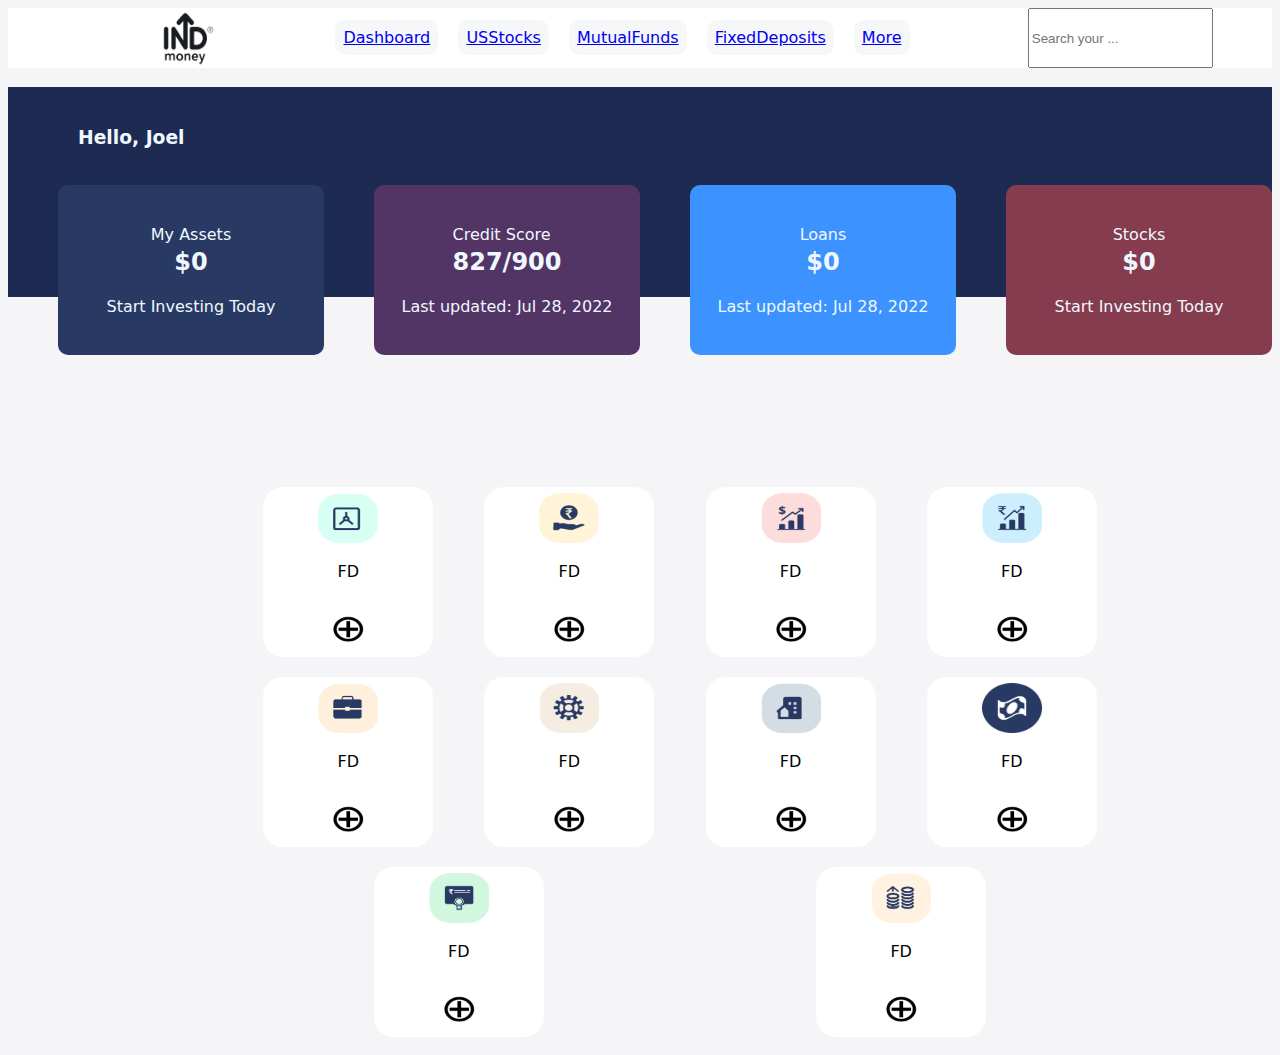
<file: index.html>
<!DOCTYPE html>
<html lang="en">
<head>
    <meta charset="UTF-8">
    <meta http-equiv="X-UA-Compatible" content="IE=edge">
    <meta name="viewport" content="width=device-width, initial-scale=1.0">
    <title>INDmoney</title>
    <link rel="stylesheet" href="Assets/CSS/style.css">
</head>
<body>
    <header>
        <img src="Assets/images/IND_logo_circle_r.png" alt="INDmoney Logo comes here" height="60px" width="60px">

        <nav>
            <a href="#">Dashboard</a>
            <a href="#">USStocks</a>
            <a href="#">MutualFunds</a>
            <a href="#">FixedDeposits</a>
            <a href="#">More</a>

        </nav>
        <input type="search" placeholder="Search your ...">
    </header>

        <div class="Box">
            <h3>Hello, Joel</h3><br>
            <div class="allbox">
                <div class="dark">
                    <div class="content">
                    <p>My Assets</p>
                    <p class="align">$0</p>
                </div>
                <br>
                    <p>Start Investing Today</p>
                </div>
                <div class="purple">
                    <div class="content">
                    <p>Credit Score</p>
                    <p class="align">827/900</p>
                </div>
                <br>
                    <p>Last updated: Jul 28, 2022</p>
                </div>
                <div class="sky">
                    <div class="content">
                    <p>Loans</p>
                    <p class="align">$0</p>
                </div>
                <br>
                    <p>Last updated: Jul 28, 2022</p>
                </div>
                <div class="brown">
                    <div class="content">
                    <p>Stocks</p>
                    <p class="align">$0</p>
                </div>
                <br>
                    <p>Start Investing Today</p>
                </div>

            </div>
        </div>
        <div class="Box2">
            <div class="small">
                <div class="smalls">
                    <img src="Assets/images/FD.png" alt="" height="45px">
                    <p>FD</p>
                    <img src="Assets/images/PLUS.png" alt="" height="30px">
                </div>
                <div class="smalls">
                    <img src="Assets/images/MF.png" alt="" height="45px">
                    <p>FD</p>
                    <img src="Assets/images/PLUS.png" alt="" height="30px">
                </div>
                <div class="smalls">
                    <img src="Assets/images/USstocks@2x.png" alt="" height="45px">
                    <p>FD</p>
                    <img src="Assets/images/PLUS.png" alt="" height="30px">
                </div>
                <div class="smalls">
                    <img src="Assets/images/IndianStocks@2x.png" alt="" height="45px">
                    <p>FD</p>
                    <img src="Assets/images/PLUS.png" alt="" height="30px">
                </div>
                <div class="smalls">
                    <img src="Assets/images/epf@2x.png" alt="" height="45px">
                    <p>FD</p>
                    <img src="Assets/images/PLUS.png" alt="" height="30px">
                </div>
                <div class="smalls">
                    <img src="Assets/images/ppf@2x.png" alt="" height="45px">
                    <p>FD</p>
                    <img src="Assets/images/PLUS.png" alt="" height="30px">
                </div>
                <div class="smalls">
                    <img src="Assets/images/realestate@2x.png" alt="" height="45px">
                    <p>FD</p>
                    <img src="Assets/images/PLUS.png" alt="" height="30px">
                </div>
                <div class="smalls">
                    <img src="Assets/images/NPSICON_PNG.png" alt="" height="45px">
                    <p>FD</p>
                    <img src="Assets/images/PLUS.png" alt="" height="30px">
                </div>
                <div class="smalls">
                    <img src="Assets/images/bonds@2x.png" alt="" height="45px">
                    <p>FD</p>
                    <img src="Assets/images/PLUS.png" alt="" height="30px">
                </div>
                <div class="smalls">
                    <img src="Assets/images/AIF@2x.png" alt="" height="45px">
                    <p>FD</p>
                    <img src="Assets/images/PLUS.png" alt="" height="30px">
                </div>
            </div>
    
        </div>
    
</body>
</html>
</file>
<file: Assets/CSS/style.css>
body{
    background-color: rgba(245,245,248,255);
    font-family: Avenir Next,Roboto,system-ui,-apple-system,BlinkMacSystemFont,Helvetica Neue,Noto Sans,sans-serif,Apple Color Emoji,Segoe UI Emoji,Segoe UI Symbol,Noto Color Emoji,Segoe UI,Oxygen,Ubuntu,Cantarell,Open Sans;
}
header{
    background-color: rgba(255,255,255,255);
    display: flex;
    justify-content:space-around;
    width: 100%;

}
header img{
    margin-left: 90px;
}
nav{
    margin-top: 20px;
    
    /* display: flex;
    flex-direction: row;
    align-items: center;
    justify-content: space-around; */
    word-spacing: 15px;
    
    
}
a{
    background-color: rgba(245,247,249,255);
    border-radius: 10px;
    padding: 8px;
    border: 2px;
}
.align{
    text-align: center; 
    font-weight: 600; 
    font-size: 24px; 
    position: relative; 
    bottom: 20px;
}
.Box {
    background-color: rgba(29,43,82,255);
    height: 210px;
    width: 100%;
}
h3 {
    color: aliceblue;
    margin-left: 70px;
    padding-top: 40px;

}
.dark {
    background-color: rgba(40,57,100,255);
    height: 140px;
    width: 260px;
    margin-left: 50px;
    padding: 15px;
    display: flex;
    flex-direction: column;
    justify-content:space-around;
    align-items: center;
    border-radius: 10px;
    
}
.purple {
    background-color: rgba(82,52,101,255);
    height: 140px;
    width: 260px;
    margin-left: 50px;
    padding: 15px;
    display: flex;
    flex-direction: column;
    justify-content:space-around;
    align-items: center;
    border-radius: 10px;
}
.sky {
    background-color: rgba(60,146,255,255);
    height: 140px;
    width: 260px;
    margin-left: 50px;
    padding: 15px;
    display: flex;
    flex-direction: column;
    justify-content:space-around;
    align-items: center;
    border-radius: 10px;
}
.brown {
    background-color: rgba(133,60,79,255);
    height: 140px;
    width: 260px;
    margin-left: 50px;
    padding: 15px;
    display: flex;
    flex-direction: column;
    justify-content:space-around;
    align-items: center;
    border-radius: 10px;
}
.content{
    height: 20px;
}
.boxs p{
    color:white ;
}
.allbox {
    display: flex;
    justify-content: space-evenly;
}
p {
    color: aliceblue;
}
.small p{
    color: black;
}
.small {
    width: 70%;
    height: 20%;
    display: flex;
    justify-content: space-between;
    justify-content: space-around;
    flex-wrap: wrap;
    margin-top: 180px;
    margin-left: 80px;


}
.Box2 {
    display: flex;
    justify-content: space-around;
}
.smalls{
    margin: 10px;
    height: 160px;
    width: 160px;
    background-color: white;
    border-radius: 20px;
    display:flex;
    flex-direction: column;
    align-items: center;
    justify-content: space-around;
    padding: 5px;

}
.smalls img{
    height: 50px;
    width: 60px;
}

h3:hover{
    font-size: 30px;
}
</file>
